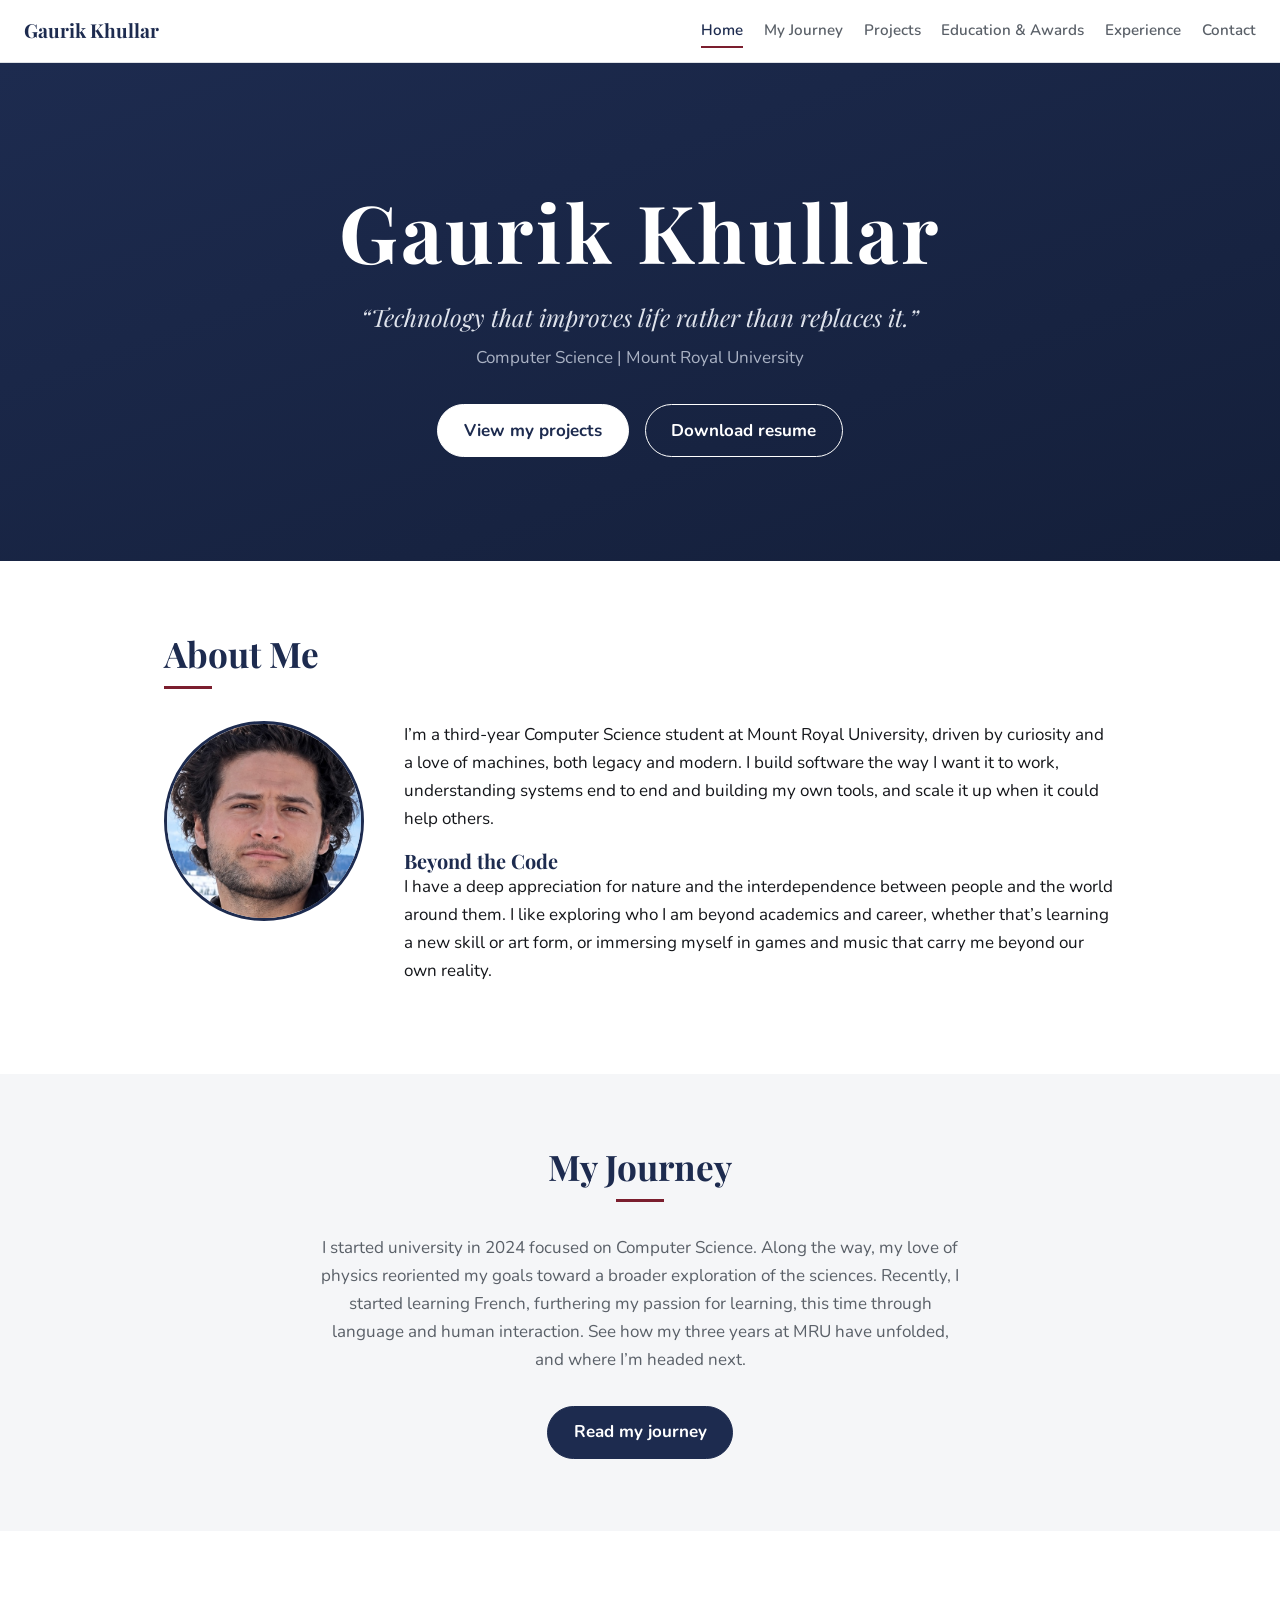
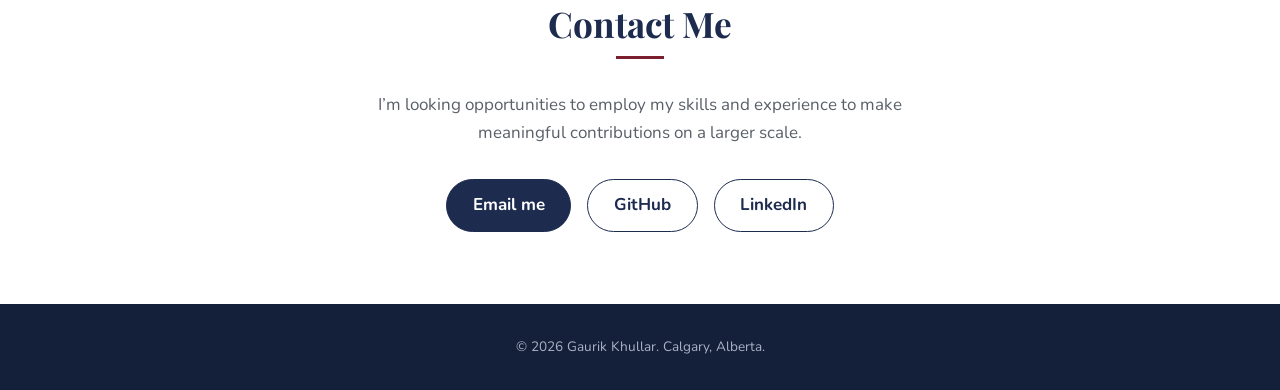
<file: index.html>
<!DOCTYPE html>
<html lang="en">

<head>
  <meta charset="utf-8">
  <meta name="viewport" content="width=device-width, initial-scale=1">
  <title>Computer Science ePortfolio | Gaurik Khullar</title>
  <meta name="description"
    content="ePortfolio of Gaurik Khullar, a Computer Science student at Mount Royal University looking for a co-op.">
  <link rel="preconnect" href="https://fonts.googleapis.com">
  <link rel="stylesheet"
    href="https://fonts.googleapis.com/css2?family=Playfair+Display:wght@600;700&family=Nunito:wght@400;600;700&display=swap">
  <link rel="stylesheet" href="style.css">
</head>

<body>

  <header class="site-header">
    <a class="brand" href="index.html">Gaurik Khullar</a>
    <button class="menu-toggle" aria-label="Toggle menu" aria-expanded="false">&#9776;</button>
    <nav id="nav">
      <a href="index.html" aria-current="page">Home</a>
      <a href="journey.html">My Journey</a>
      <a href="projects.html">Projects</a>
      <a href="education.html">Education &amp; Awards</a>
      <a href="experience.html">Experience</a>
      <a href="index.html#contact">Contact</a>
    </nav>
  </header>

  <main>
    <section class="hero">
      <h1>Gaurik Khullar</h1>
      <p class="tagline">&ldquo;Technology that improves life rather than replaces it.&rdquo;</p>
      <p class="sub">Computer Science | Mount Royal University</p>
      <div class="buttons">
        <a class="btn filled" href="projects.html">View my projects</a>
        <a class="btn" href="assets/resume.pdf">Download resume</a>
      </div>
    </section>

    <section id="about">
      <h2>About Me</h2>
      <div class="about">
        <div class="avatar">
          GK
          <img src="images/headshot.jpg" alt="Portrait of Gaurik Khullar" onerror="this.remove()">
        </div>
        <div>
          <p>I&rsquo;m a third-year Computer Science student at Mount Royal University, driven by curiosity and a love
            of
            machines, both
            legacy and modern. I build software the way I want it to work, understanding systems end to end and building
            my own tools, and scale
            it up when it could help others.
          <h3>Beyond the Code</h3>
          <p>
            I have a deep appreciation for nature and the interdependence between people and the world around them. I
            like exploring
            who I am beyond academics and career, whether that’s learning a new skill or art form, or immersing myself
            in games and
            music that carry me beyond our own reality.
          </p>
          <!-- <p><strong>Skills:</strong> Python, C++, ANSI C, Java, Assembly, HTML5, CSS3, JavaScript, Git, Linux</p> -->
          <!-- <p><strong>Languages:</strong> English and Hindi (bilingual), French (elementary)</p> -->
        </div>
      </div>
    </section>

    <section class="teaser">
      <h2>My Journey</h2>
      <p>I started university in 2024 focused on Computer Science. Along the way, my love of physics
        reoriented my goals toward a broader exploration of the sciences. Recently, I started learning
        French, furthering my passion for learning, this time through language and human interaction.
        See how my three years at MRU have unfolded, and where I&rsquo;m headed next.</p>
      <a class="btn filled" href="journey.html">Read my journey</a>
    </section>

    <section id="contact">
      <h2>Contact Me</h2>
      <p class="center">I&rsquo;m looking opportunities to employ my skills and experience to make meaningful
        contributions on a larger scale.</p>
      <div class="buttons">
        <a class="btn filled" href="mailto:gaurikkhullar@icloud.com?subject=Regarding%20Your%20Portfolio">Email me</a>
        <a class="btn" href="https://github.com/khgaurik" target="_blank" rel="noopener noreferrer">GitHub</a>
        <a class="btn" href="https://www.linkedin.com/in/gaurikkhullar" target="_blank"
          rel="noopener noreferrer">LinkedIn</a>
      </div>
    </section>
  </main>

  <footer>&copy; <span id="year">2026</span> Gaurik Khullar. Calgary, Alberta.</footer>
  <script src="script.js"></script>
</body>

</html>
</file>
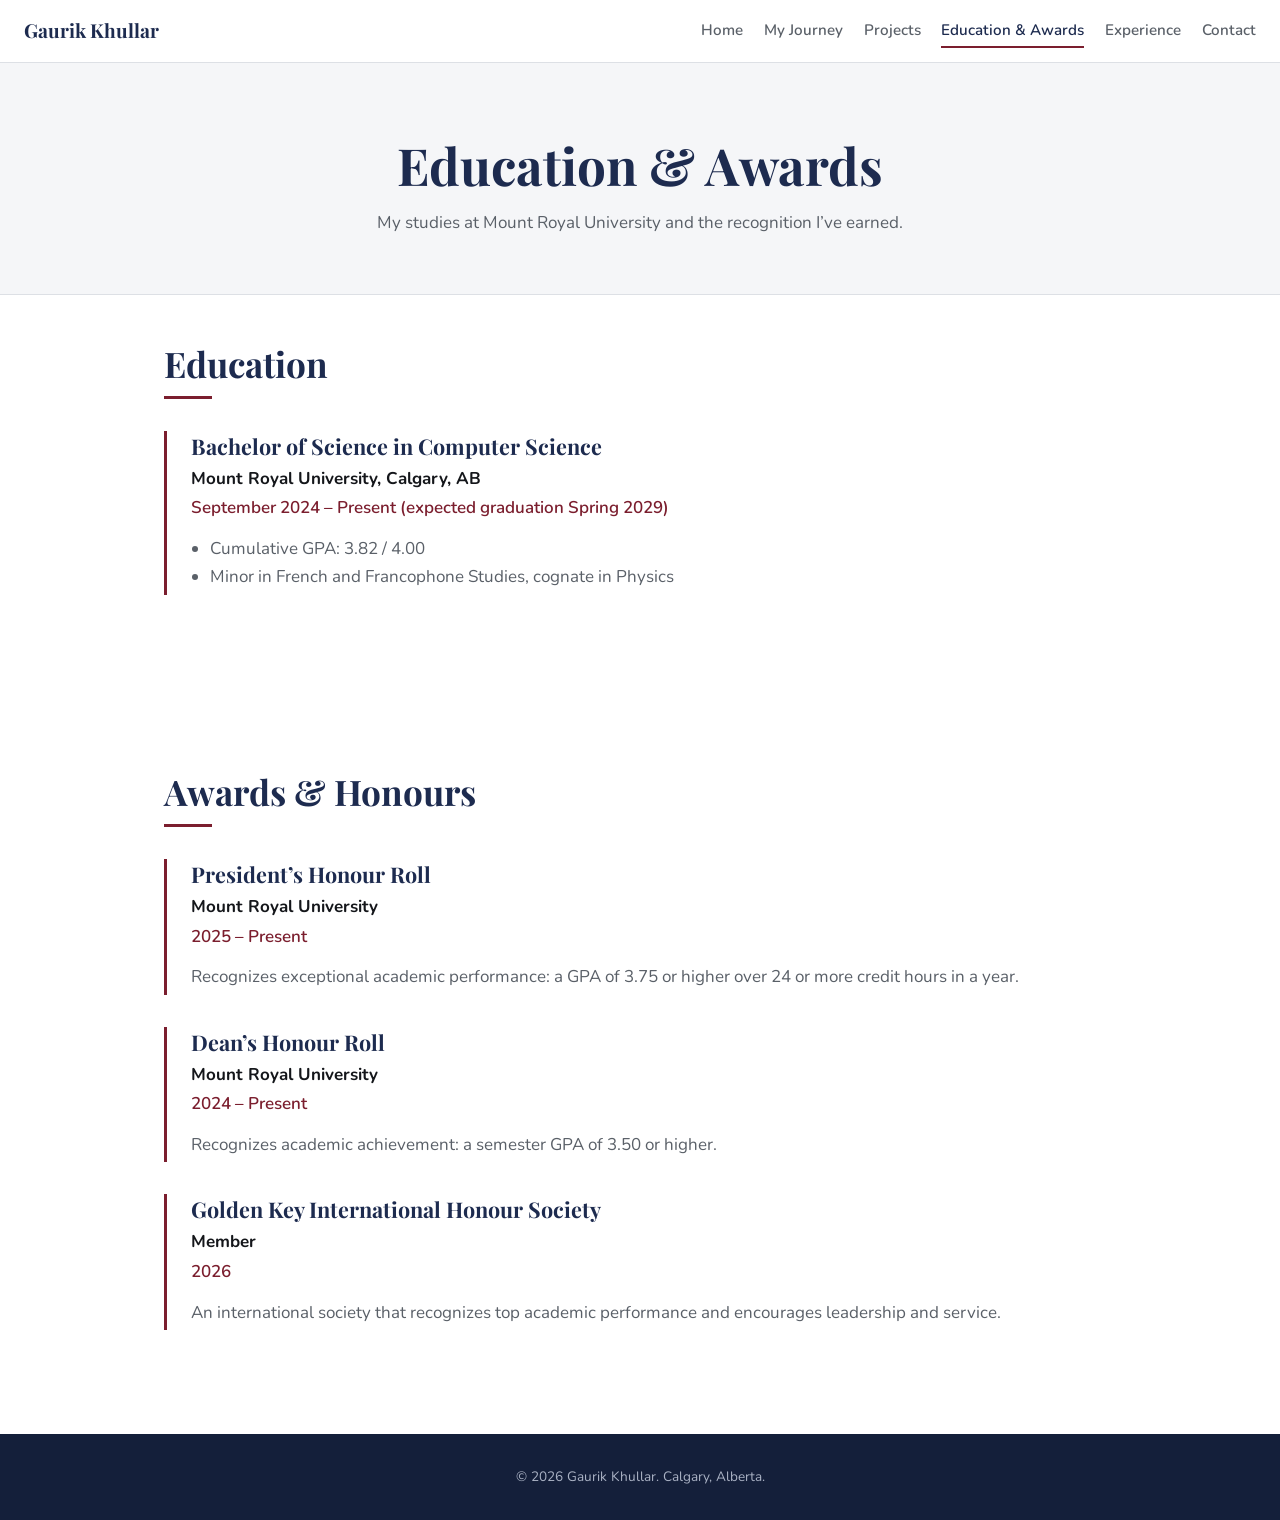
<file: education.html>
<!DOCTYPE html>
<html lang="en">

<head>
  <meta charset="utf-8">
  <meta name="viewport" content="width=device-width, initial-scale=1">
  <title>Education & Awards | Gaurik Khullar</title>
  <meta name="description"
    content="ePortfolio of Gaurik Khullar, a Computer Science student at Mount Royal University looking for a co-op.">
  <link rel="preconnect" href="https://fonts.googleapis.com">
  <link rel="stylesheet"
    href="https://fonts.googleapis.com/css2?family=Playfair+Display:wght@600;700&family=Nunito:wght@400;600;700&display=swap">
  <link rel="stylesheet" href="style.css">
</head>

<body>

  <header class="site-header">
    <a class="brand" href="index.html">Gaurik Khullar</a>
    <button class="menu-toggle" aria-label="Toggle menu" aria-expanded="false">&#9776;</button>
    <nav id="nav">
      <a href="index.html">Home</a>
      <a href="journey.html">My Journey</a>
      <a href="projects.html">Projects</a>
      <a href="education.html" aria-current="page">Education &amp; Awards</a>
      <a href="experience.html">Experience</a>
      <a href="index.html#contact">Contact</a>
    </nav>
  </header>

  <main>
    <section class="page-head">
      <h1>Education &amp; Awards</h1>
      <p>My studies at Mount Royal University and the recognition I&rsquo;ve earned.</p>
    </section>

    <section>
      <h2>Education</h2>
      <article class="entry">
        <h3>Bachelor of Science in Computer Science</h3>
        <p class="org">Mount Royal University, Calgary, AB</p>
        <p class="when">September 2024 – Present (expected graduation Spring 2029)</p>
        <ul>
          <li>Cumulative GPA: 3.82 / 4.00</li>
          <li>Minor in French and Francophone Studies, cognate in Physics</li>
        </ul>
      </article>
    </section>

    <section>
      <h2>Awards &amp; Honours</h2>
      <article class="entry">
        <h3>President&rsquo;s Honour Roll</h3>
        <p class="org">Mount Royal University</p>
        <p class="when">2025 – Present</p>
        <p>Recognizes exceptional academic performance: a GPA of 3.75 or higher over 24 or more credit hours in a year.
        </p>
      </article>
      <article class="entry">
        <h3>Dean&rsquo;s Honour Roll</h3>
        <p class="org">Mount Royal University</p>
        <p class="when">2024 – Present </p>
        <p>Recognizes academic achievement: a semester GPA of 3.50 or higher.</p>
      </article>
      <article class="entry">
        <h3>Golden Key International Honour Society</h3>
        <p class="org">Member</p>
        <p class="when"> 2026 </p>
        <p>An international society that recognizes top academic performance and encourages leadership and service.</p>
      </article>
    </section>
  </main>

  <footer>&copy; <span id="year">2026</span> Gaurik Khullar. Calgary, Alberta.</footer>
  <script src="script.js"></script>
</body>

</html>
</file>
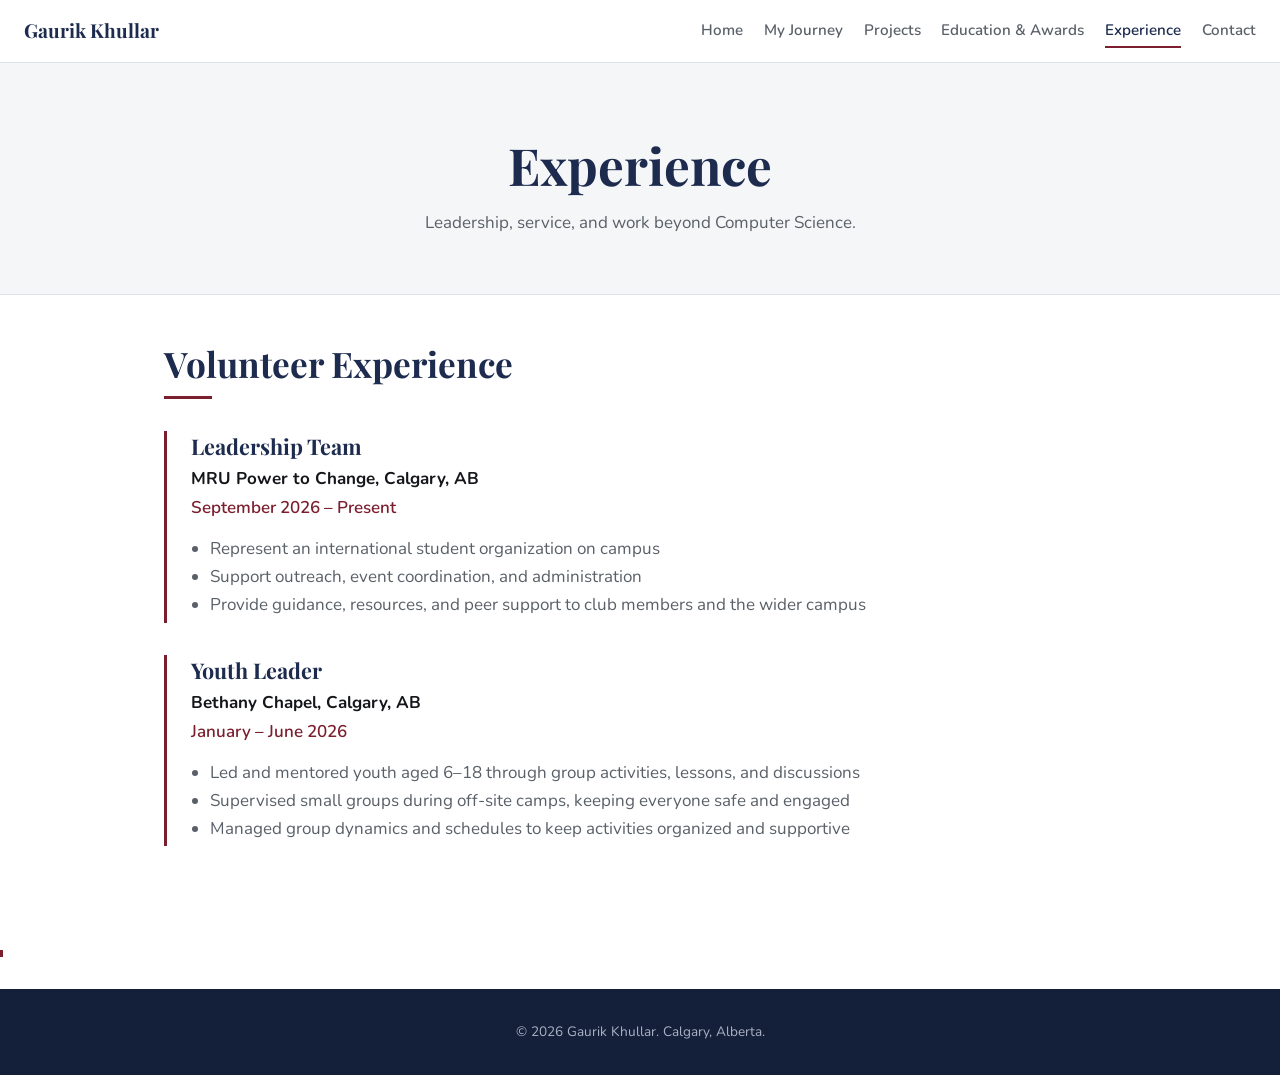
<file: experience.html>
<!DOCTYPE html>
<html lang="en">

<head>
  <meta charset="utf-8">
  <meta name="viewport" content="width=device-width, initial-scale=1">
  <title>Experience | Gaurik Khullar</title>
  <meta name="description"
    content="ePortfolio of Gaurik Khullar, a Computer Science student at Mount Royal University looking for a co-op.">
  <link rel="preconnect" href="https://fonts.googleapis.com">
  <link rel="stylesheet"
    href="https://fonts.googleapis.com/css2?family=Playfair+Display:wght@600;700&family=Nunito:wght@400;600;700&display=swap">
  <link rel="stylesheet" href="style.css">
</head>

<body>

  <header class="site-header">
    <a class="brand" href="index.html">Gaurik Khullar</a>
    <button class="menu-toggle" aria-label="Toggle menu" aria-expanded="false">&#9776;</button>
    <nav id="nav">
      <a href="index.html">Home</a>
      <a href="journey.html">My Journey</a>
      <a href="projects.html">Projects</a>
      <a href="education.html">Education &amp; Awards</a>
      <a href="experience.html" aria-current="page">Experience</a>
      <a href="index.html#contact">Contact</a>
    </nav>
  </header>

  <main>
    <section class="page-head">
      <h1>Experience</h1>
      <p>Leadership, service, and work beyond Computer Science.</p>
    </section>

    <section>
      <h2>Volunteer Experience</h2>
      <article class="entry">
        <h3>Leadership Team</h3>
        <p class="org">MRU Power to Change, Calgary, AB</p>
        <p class="when">September 2026 – Present</p>
        <ul>
          <li>Represent an international student organization on campus</li>
          <li>Support outreach, event coordination, and administration</li>
          <li>Provide guidance, resources, and peer support to club members and the wider campus</li>
        </ul>
      </article>
      <article class="entry">
        <h3>Youth Leader</h3>
        <p class="org">Bethany Chapel, Calgary, AB</p>
        <p class="when">January – June 2026</p>
        <ul>
          <li>Led and mentored youth aged 6–18 through group activities, lessons, and discussions</li>
          <li>Supervised small groups during off-site camps, keeping everyone safe and engaged</li>
          <li>Managed group dynamics and schedules to keep activities organized and supportive</li>
        </ul>
      </article>
    </section>

    <!-- <section> 
      <h2>Other Work Experience</h2> -->
    <!-- Sample text: replace with a real job, or delete this block if you prefer. -->
    <article class="entry">
      <!-- <h3>[Job title]</h3>
        <p class="org">[Employer, City]</p>
        <p class="when">[Start date] – [End date or Present]</p>
        <ul>
          <li>Describe a main responsibility, such as serving customers, handling cash, or training new staff</li>
          <li>Mention a result, such as a goal you met or a process you improved</li>
          <li>Name skills this job built that carry over to tech work, like communication, reliability, or working under pressure</li>
        </ul>
      </article>
    </section> -->
  </main>

  <footer>&copy; <span id="year">2026</span> Gaurik Khullar. Calgary, Alberta.</footer>
  <script src="script.js"></script>
</body>

</html>
</file>
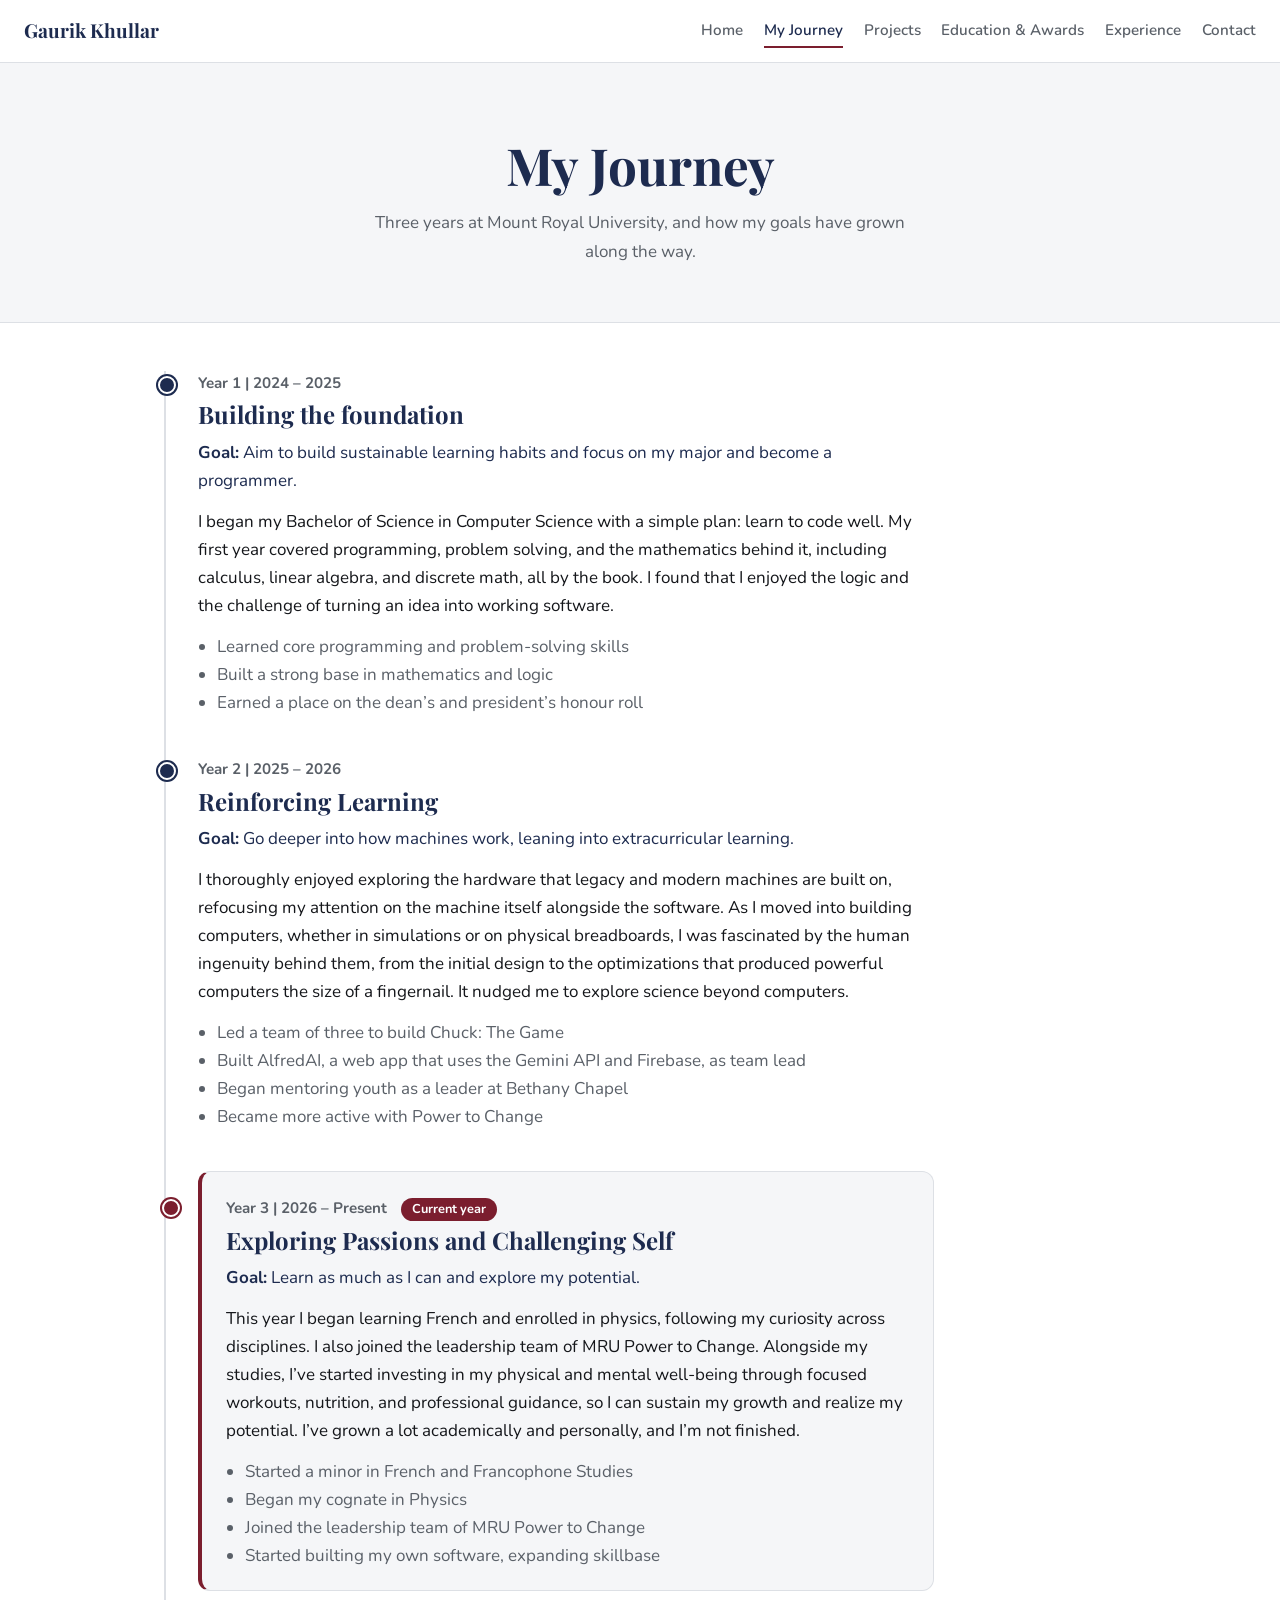
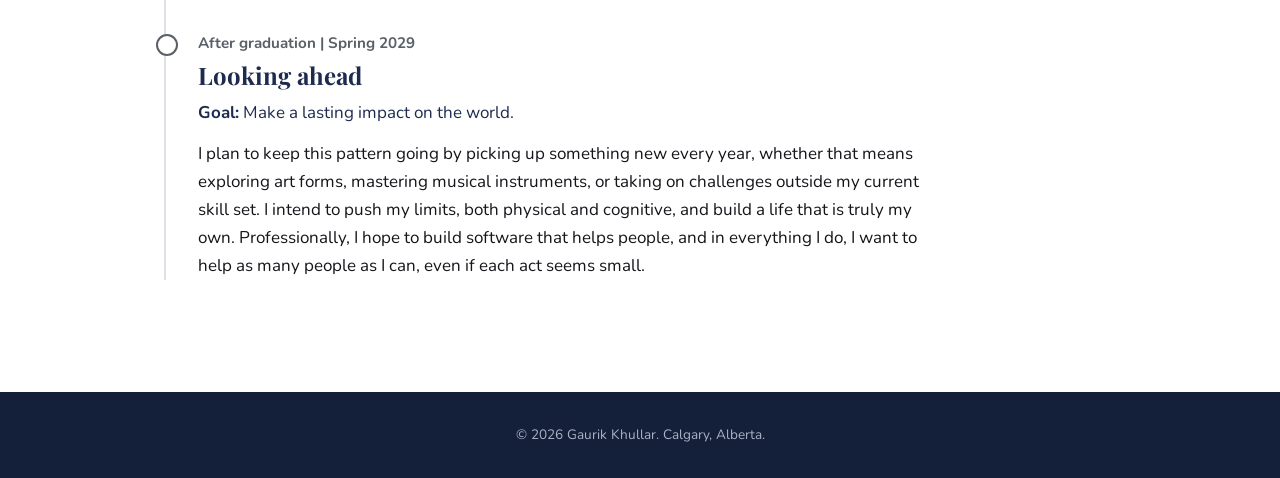
<file: journey.html>
<!DOCTYPE html>
<html lang="en">

<head>
  <meta charset="utf-8">
  <meta name="viewport" content="width=device-width, initial-scale=1">
  <title>My Journey | Gaurik Khullar</title>
  <meta name="description"
    content="ePortfolio of Gaurik Khullar, a Computer Science student at Mount Royal University looking for a co-op.">
  <link rel="preconnect" href="https://fonts.googleapis.com">
  <link rel="stylesheet"
    href="https://fonts.googleapis.com/css2?family=Playfair+Display:wght@600;700&family=Nunito:wght@400;600;700&display=swap">
  <link rel="stylesheet" href="style.css">
</head>

<body>

  <header class="site-header">
    <a class="brand" href="index.html">Gaurik Khullar</a>
    <button class="menu-toggle" aria-label="Toggle menu" aria-expanded="false">&#9776;</button>
    <nav id="nav">
      <a href="index.html">Home</a>
      <a href="journey.html" aria-current="page">My Journey</a>
      <a href="projects.html">Projects</a>
      <a href="education.html">Education &amp; Awards</a>
      <a href="experience.html">Experience</a>
      <a href="index.html#contact">Contact</a>
    </nav>
  </header>

  <main>
    <section class="page-head">
      <h1>My Journey</h1>
      <p>Three years at Mount Royal University, and how my goals have grown along the way.</p>
    </section>

    <section>
      <!-- Sample text: edit it so each year matches what actually happened. Copy a .stop block to add more. -->
      <div class="timeline">

        <article class="stop">
          <p class="when">Year 1 | 2024 – 2025</p>
          <h3>Building the foundation</h3>
          <p class="goal"><strong>Goal:</strong> Aim to build sustainable learning habits and focus on my major and
            become a programmer.</p>
          <p>I began my Bachelor of Science in Computer Science with a simple plan: learn to code well. My first year
            covered programming, problem solving, and the mathematics behind it, including calculus, linear algebra, and
            discrete math, all by the book. I found that I enjoyed the logic and the challenge of
            turning an idea into working software.
          </p>
          <ul>
            <li>Learned core programming and problem-solving skills</li>
            <li>Built a strong base in mathematics and logic</li>
            <li>Earned a place on the dean&rsquo;s and president&rsquo;s honour roll</li>
          </ul>
        </article>

        <article class="stop">
          <p class="when">Year 2 | 2025 &ndash; 2026</p>
          <h3>Reinforcing Learning</h3>
          <p class="goal"><strong>Goal:</strong> Go deeper into how machines work, leaning into extracurricular
            learning.</p>
          <p>I thoroughly enjoyed exploring the hardware that legacy and modern machines are built on,
            refocusing my attention on the machine itself alongside the software. As I moved into building
            computers, whether in simulations or on physical breadboards, I was fascinated by the human
            ingenuity behind them, from the initial design to the optimizations that produced powerful
            computers the size of a fingernail. It nudged me to explore science beyond computers.</p>
          <ul>
            <li>Led a team of three to build Chuck: The Game</li>
            <li>Built AlfredAI, a web app that uses the Gemini API and Firebase, as team lead</li>
            <li>Began mentoring youth as a leader at Bethany Chapel</li>
            <li>Became more active with Power to Change</li>
          </ul>
        </article>

        <article class="stop current">
          <p class="when">Year 3 | 2026 – Present <span class="badge">Current year</span></p>
          <h3>Exploring Passions and Challenging Self</h3>
          <p class="goal"><strong>Goal:</strong> Learn as much as I can and explore my potential.</p>
          <p>This year I began learning French and enrolled in physics, following my curiosity across
            disciplines. I also joined the leadership team of MRU Power to Change. Alongside my studies,
            I&rsquo;ve started investing in my physical and mental well-being through focused workouts,
            nutrition, and professional guidance, so I can sustain my growth and realize my potential.
            I&rsquo;ve grown a lot academically and personally, and I&rsquo;m not finished.</p>
          <ul>
            <li>Started a minor in French and Francophone Studies</li>
            <li>Began my cognate in Physics</li>
            <li>Joined the leadership team of MRU Power to Change</li>
            <li>Started builting my own software, expanding skillbase</li>
          </ul>
        </article>

        <article class="stop future">
          <p class="when">After graduation | Spring 2029</p>
          <h3>Looking ahead</h3>
          <p class="goal"><strong>Goal:</strong> Make a lasting impact on the world.</p>
          <p>I plan to keep this pattern going by picking up something new every year, whether that means
            exploring art forms, mastering musical instruments, or taking on challenges outside my current
            skill set. I intend to push my limits, both physical and cognitive, and build a life that is
            truly my own. Professionally, I hope to build software that helps people, and in everything I
            do, I want to help as many people as I can, even if each act seems small.</p>
        </article>

      </div>
    </section>
  </main>

  <footer>&copy; <span id="year">2026</span> Gaurik Khullar. Calgary, Alberta.</footer>
  <script src="script.js"></script>
</body>

</html>
</file>
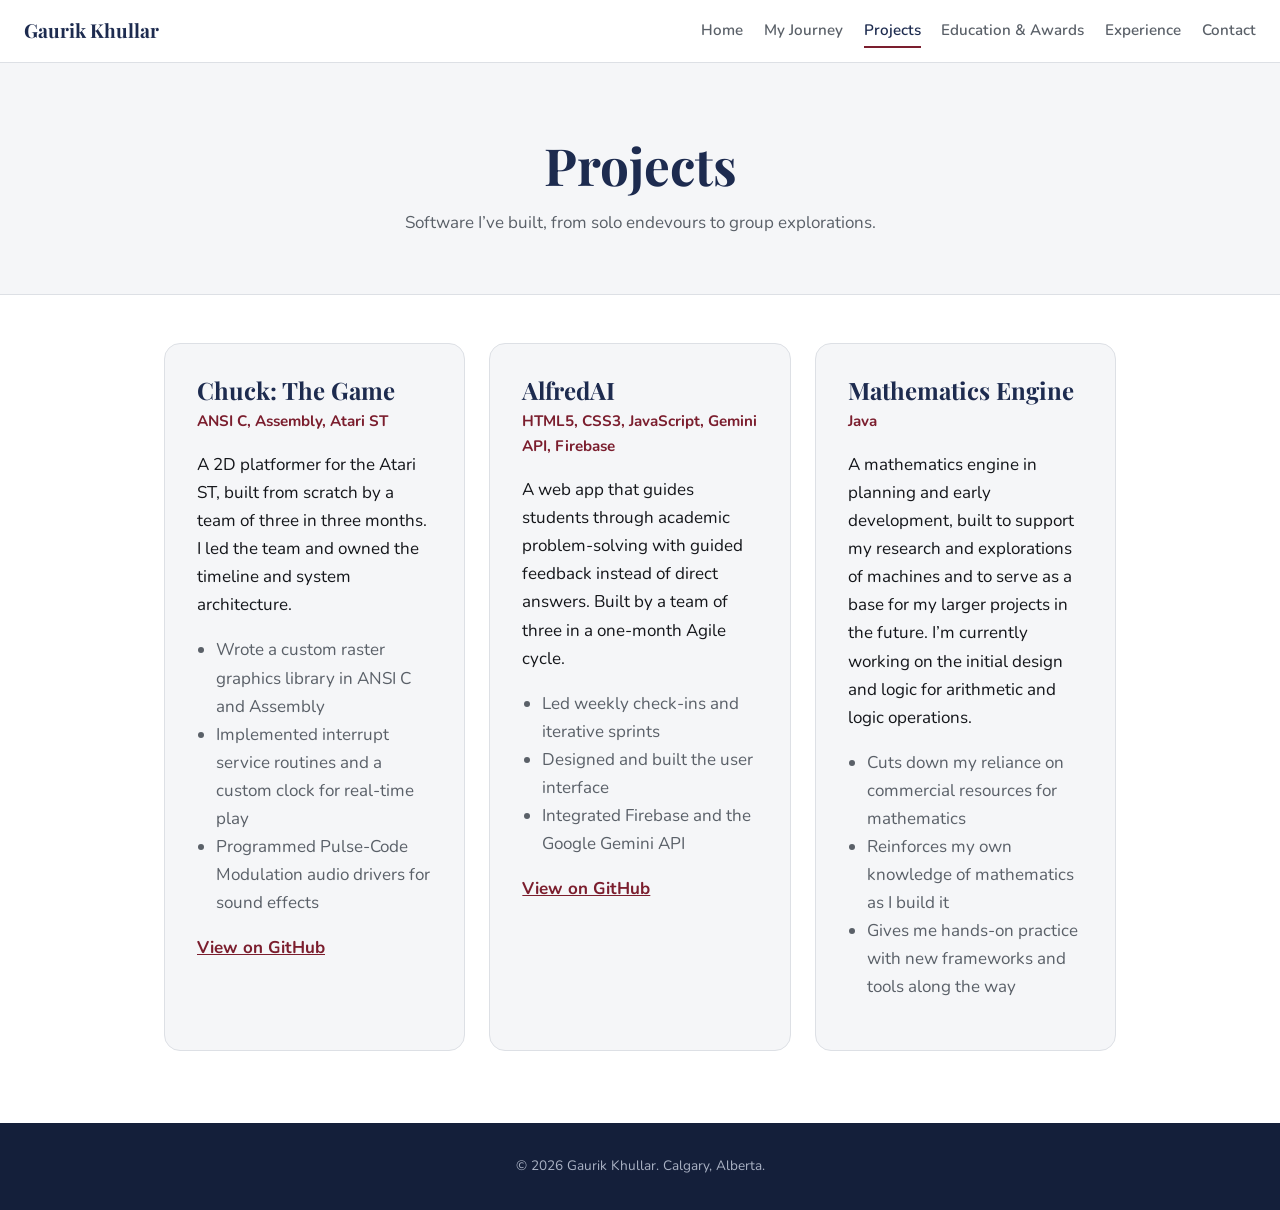
<file: projects.html>
<!DOCTYPE html>
<html lang="en">

<head>
  <meta charset="utf-8">
  <meta name="viewport" content="width=device-width, initial-scale=1">
  <title>Projects | Gaurik Khullar</title>
  <meta name="description"
    content="ePortfolio of Gaurik Khullar, a Computer Science student at Mount Royal University looking for a co-op.">
  <link rel="preconnect" href="https://fonts.googleapis.com">
  <link rel="stylesheet"
    href="https://fonts.googleapis.com/css2?family=Playfair+Display:wght@600;700&family=Nunito:wght@400;600;700&display=swap">
  <link rel="stylesheet" href="style.css">
</head>

<body>

  <header class="site-header">
    <a class="brand" href="index.html">Gaurik Khullar</a>
    <button class="menu-toggle" aria-label="Toggle menu" aria-expanded="false">&#9776;</button>
    <nav id="nav">
      <a href="index.html">Home</a>
      <a href="journey.html">My Journey</a>
      <a href="projects.html" aria-current="page">Projects</a>
      <a href="education.html">Education &amp; Awards</a>
      <a href="experience.html">Experience</a>
      <a href="index.html#contact">Contact</a>
    </nav>
  </header>

  <main>
    <section class="page-head">
      <h1>Projects</h1>
      <p>Software I&rsquo;ve built, from solo endevours to group explorations.</p>
    </section>

    <section>
      <!-- To add a project, copy one <article> block and paste it below the last one -->
      <div class="cards">
        <article class="card">
          <h3>Chuck: The Game</h3>
          <p class="tech">ANSI C, Assembly, Atari ST</p>
          <p>A 2D platformer for the Atari ST, built from scratch by a team of three in three months. I led the team and
            owned the timeline and system architecture.</p>
          <ul>
            <li>Wrote a custom raster graphics library in ANSI C and Assembly</li>
            <li>Implemented interrupt service routines and a custom clock for real-time play</li>
            <li>Programmed Pulse-Code Modulation audio drivers for sound effects</li>
          </ul>
          <a class="link" href="https://github.com/M-Valdy/COMP2659-ChuckYin.git">View on GitHub</a>
        </article>

        <article class="card">
          <h3>AlfredAI</h3>
          <p class="tech">HTML5, CSS3, JavaScript, Gemini API, Firebase</p>
          <p>A web app that guides students through academic problem-solving with guided feedback instead of direct
            answers. Built by a team of three in a one-month Agile cycle.</p>
          <ul>
            <li>Led weekly check-ins and iterative sprints</li>
            <li>Designed and built the user interface</li>
            <li>Integrated Firebase and the Google Gemini API</li>
          </ul>
          <a class="link" href="https://github.com/khgaurik/AlfredAI.git">View on GitHub</a>
        </article>

        <article class="card">
          <h3>Mathematics Engine</h3>
          <p class="tech">Java</p>
          <p>A mathematics engine in planning and early development, built to support my research and
            explorations of machines and to serve as a base for my larger projects in the future.
            I&rsquo;m currently working on the initial design and logic for arithmetic and logic operations.</p>
          <ul>
            <li>Cuts down my reliance on commercial resources for mathematics</li>
            <li>Reinforces my own knowledge of mathematics as I build it</li>
            <li>Gives me hands-on practice with new frameworks and tools along the way</li>
          </ul>
        </article>
      </div>
    </section>
  </main>

  <footer>&copy; <span id="year">2026</span> Gaurik Khullar. Calgary, Alberta.</footer>
  <script src="script.js"></script>
</body>

</html>
</file>
<file: style.css>
/* ---------- Colors and fonts: change them here ---------- */
:root {
  --bg: #ffffff;
  --surface: #f5f6f8;
  --ink: #14161a;
  --muted: #5a6068;
  --line: #dde0e5;
  --navy: #1d2b4f;
  --navy-dark: #141f3a;
  --burgundy: #7b1e2e;
}

* {
  box-sizing: border-box;
}

html {
  scroll-behavior: smooth;
  scroll-padding-top: 70px;
}

body {
  margin: 0;
  background: var(--bg);
  color: var(--ink);
  font: 400 17px/1.65 Nunito, system-ui, sans-serif;
}

h1,
h2,
h3 {
  font-family: "Playfair Display", Georgia, serif;
  line-height: 1.2;
  margin: 0;
  color: var(--navy);
}

a {
  color: inherit;
}

:focus-visible {
  outline: 2px solid var(--burgundy);
  outline-offset: 3px;
}

/* ---------- Header and nav ---------- */
.site-header {
  position: sticky;
  top: 0;
  z-index: 10;
  display: flex;
  justify-content: space-between;
  align-items: center;
  padding: .9rem 1.5rem;
  background: rgba(255, 255, 255, .96);
  border-bottom: 1px solid var(--line);
}

.brand {
  font-family: "Playfair Display", Georgia, serif;
  font-weight: 700;
  text-decoration: none;
  font-size: 1.2rem;
  color: var(--navy);
}

nav {
  display: flex;
  gap: 1.3rem;
}

nav a {
  text-decoration: none;
  color: var(--muted);
  font-weight: 600;
  font-size: .95rem;
  padding: .2rem 0;
  border-bottom: 2px solid transparent;
}

nav a:hover {
  color: var(--navy);
}

nav a[aria-current="page"] {
  color: var(--navy);
  border-bottom-color: var(--burgundy);
}

.menu-toggle {
  display: none;
  background: none;
  border: 0;
  color: var(--navy);
  font-size: 1.6rem;
  cursor: pointer;
}

/* ---------- Hero ---------- */
.hero {
  max-width: none;
  text-align: center;
  padding: 7.5rem 1.5rem 6.5rem;
  background: linear-gradient(160deg, var(--navy) 0%, var(--navy-dark) 100%);
  color: #fff;
}

.hero h1 {
  color: #fff;
  font-size: clamp(2.6rem, 9vw, 5rem);
  letter-spacing: .04em;
}

.tagline {
  font-family: "Playfair Display", Georgia, serif;
  font-style: italic;
  font-size: clamp(1.1rem, 3vw, 1.5rem);
  color: #dfe3ec;
  margin: 1.2rem 0 .4rem;
}

.sub {
  color: #aab2c4;
  margin: 0 0 2rem;
}

.hero .btn {
  border-color: #fff;
  color: #fff;
}

.hero .btn.filled {
  background: #fff;
  color: var(--navy);
}

.hero .btn:hover {
  background: var(--burgundy);
  border-color: var(--burgundy);
  color: #fff;
}

/* ---------- Buttons ---------- */
.buttons {
  display: flex;
  gap: 1rem;
  justify-content: center;
  flex-wrap: wrap;
}

.btn {
  display: inline-block;
  padding: .7rem 1.6rem;
  border: 1.5px solid var(--navy);
  border-radius: 999px;
  text-decoration: none;
  font-weight: 700;
  color: var(--navy);
}

.btn.filled {
  background: var(--navy);
  color: #fff;
}

.btn:hover {
  background: var(--burgundy);
  border-color: var(--burgundy);
  color: #fff;
}

/* ---------- Sections ---------- */
section {
  max-width: 1000px;
  margin: 0 auto;
  padding: 4.5rem 1.5rem;
}

section h2 {
  font-size: clamp(1.7rem, 4vw, 2.2rem);
  margin-bottom: 2rem;
}

section h2::after {
  content: "";
  display: block;
  width: 3rem;
  height: 3px;
  background: var(--burgundy);
  margin-top: .7rem;
}

#contact,
.teaser {
  text-align: center;
}

#contact h2::after,
.teaser h2::after {
  margin-inline: auto;
}

.teaser {
  background: var(--surface);
  max-width: none;
}

.teaser p {
  max-width: 40rem;
  margin: 0 auto 2rem;
  color: var(--muted);
}

.center {
  max-width: 36rem;
  margin: 0 auto 2rem;
  color: var(--muted);
}

/* Project cards */
.cards {
  display: grid;
  grid-template-columns: repeat(auto-fit, minmax(290px, 1fr));
  gap: 1.5rem;
}

.card {
  background: var(--surface);
  border: 1px solid var(--line);
  border-radius: 16px;
  padding: 2rem;
}

.card h3 {
  font-size: 1.5rem;
}

.tech {
  color: var(--burgundy);
  font-weight: 700;
  margin: .3rem 0 1rem;
  font-size: .95rem;
}

.card ul {
  color: var(--muted);
  padding-left: 1.2rem;
}

.link {
  color: var(--burgundy);
  font-weight: 700;
}

/* About */
.about {
  display: grid;
  grid-template-columns: 200px 1fr;
  gap: 2.5rem;
  align-items: start;
}

.about p {
  margin: 0 0 1rem;
}

.avatar {
  position: relative;
  width: 200px;
  height: 200px;
  border-radius: 50%;
  border: 3px solid var(--navy);
  overflow: hidden;
  display: grid;
  place-items: center;
  font: 700 3rem "Playfair Display", Georgia, serif;
  color: var(--navy);
  background: var(--surface);
}

.avatar img {
  position: absolute;
  inset: 0;
  width: 100%;
  height: 100%;
  object-fit: cover
}

/* ---------- Inner pages ---------- */
.page-head {
  max-width: none;
  text-align: center;
  padding: 4.5rem 1.5rem 3.5rem;
  background: var(--surface);
  border-bottom: 1px solid var(--line);
}

.page-head h1 {
  font-size: clamp(2rem, 6vw, 3.2rem);
}

.page-head p {
  color: var(--muted);
  margin: .8rem auto 0;
  max-width: 36rem;
}

.page-head+section {
  padding-top: 3rem;
}

/* Education and experience entries */
.entry {
  border-left: 3px solid var(--burgundy);
  padding: .2rem 0 .2rem 1.5rem;
  margin-bottom: 2rem;
}

.entry h3 {
  font-size: 1.35rem;
}

.entry .org {
  margin: .3rem 0 0;
  font-weight: 700;
}

.entry .when {
  margin: .1rem 0 .8rem;
  color: var(--burgundy);
  font-weight: 600;
}

.entry ul {
  color: var(--muted);
  padding-left: 1.2rem;
  margin: 0;
}

.entry p:last-child {
  color: var(--muted);
  margin: 0;
}

/* ---------- Journey timeline ---------- */
.timeline {
  position: relative;
  padding-left: 2rem;
  border-left: 2px solid var(--line);
}

.stop {
  position: relative;
  margin-bottom: 2.5rem;
  max-width: 46rem;
}

.stop::before {
  content: "";
  position: absolute;
  left: calc(-2rem - 8px);
  top: .35rem;
  width: 14px;
  height: 14px;
  border-radius: 50%;
  background: var(--navy);
  border: 2px solid var(--bg);
  box-shadow: 0 0 0 2px var(--navy);
}

.stop .when {
  margin: 0 0 .3rem;
  color: var(--muted);
  font-weight: 700;
  font-size: .95rem;
}

.stop h3 {
  font-size: 1.5rem;
  margin-bottom: .6rem;
}

.stop p {
  margin: 0 0 .8rem;
}

.stop .goal {
  color: var(--navy);
}

.stop ul {
  margin: 0;
  padding-left: 1.2rem;
  color: var(--muted);
}

.stop.current {
  background: var(--surface);
  border: 1px solid var(--line);
  border-left: 4px solid var(--burgundy);
  border-radius: 12px;
  padding: 1.5rem 1.5rem 1.2rem;
}

.stop.current::before {
  background: var(--burgundy);
  box-shadow: 0 0 0 2px var(--burgundy);
  left: calc(-2rem - 8px);
  top: 1.7rem;
}

.stop.future::before {
  background: var(--bg);
  box-shadow: 0 0 0 2px var(--muted);
}

.badge {
  display: inline-block;
  margin-left: .6rem;
  padding: .05rem .7rem;
  border-radius: 999px;
  background: var(--burgundy);
  color: #fff;
  font-size: .8rem;
}

footer {
  text-align: center;
  padding: 2rem 1rem;
  background: var(--navy-dark);
  color: #aab2c4;
  font-size: .85rem;
}

/* ---------- Mobile ---------- */
@media (max-width: 900px) {
  .menu-toggle {
    display: block;
  }

  nav {
    display: none;
    position: absolute;
    top: 100%;
    left: 0;
    right: 0;
    flex-direction: column;
    gap: 0;
    background: var(--bg);
    border-bottom: 1px solid var(--line);
  }

  nav.open {
    display: flex;
  }

  nav a {
    padding: .9rem 1.5rem;
    border-bottom: 0;
    border-top: 1px solid var(--line);
  }

  nav a[aria-current="page"] {
    background: var(--surface);
  }
}

@media (max-width: 720px) {
  .about {
    grid-template-columns: 1fr;
    justify-items: center;
  }

  .hero {
    padding: 5rem 1.2rem 4rem;
  }
}
</file>
